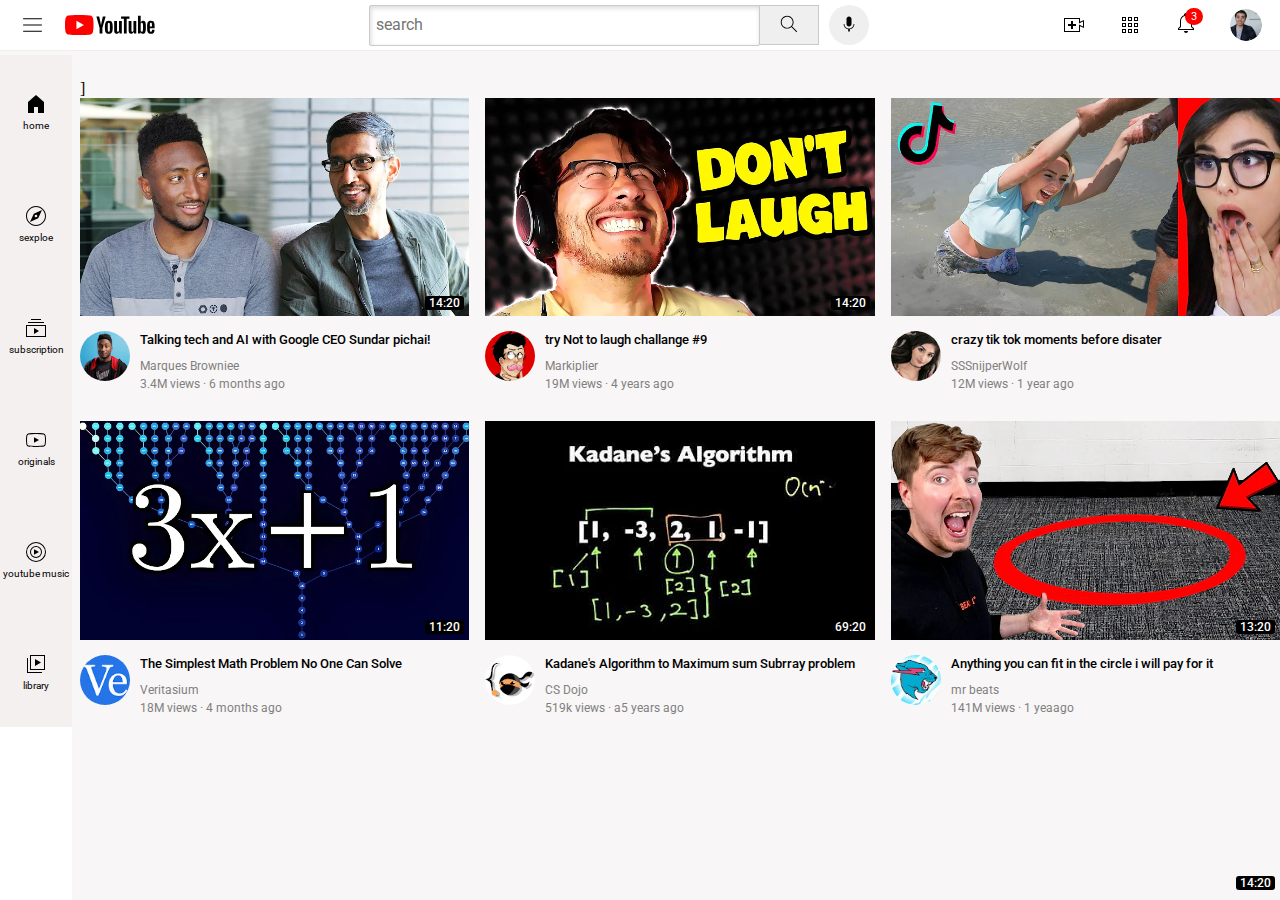
<file: index.html>
<!DOCTYPE html>
<html>
   <head>
      <link rel="preconnect" href="https://fonts.googleapis.com">
<link rel="preconnect" href="https://fonts.gstatic.com" crossorigin>
<link href="https://fonts.googleapis.com/css2?family=Roboto:wght@500;700&display=swap" rel="stylesheet">
      <title> youtube</title>
      <link rel="stylesheet" href="styles/general.css">
      <link rel="stylesheet" href="styles/header.css">
      <link rel="stylesheet" href="styles/video.css">
      <link rel="stylesheet" href="styles/sidebar.css">
   </head>
      
      
   <body>
      <div class="header">

         <div class="left-section"> 
            <img class="hamburgur"  src="icons/hamburger-menu.svg">
            <img  class="youtube-logo"  src="icons/youtube-logo.svg">
         </div>
         <div class="middle-section">
            <input  class="search-box"  type="text" placeholder="search">
            <button class="search-button">
               <img  class="search-icon" src="icons/search.svg">
               
            </button>
            <button class="voice-button">
               <img class="voice-icon" src="icons/voice-search-icon.svg">
            </button>
         </div>
         <div class="right-section">
            <img  class="upload-icon" src="icons/upload.svg">
            <img class="youtube-app-icon" src="icons/youtube-apps.svg">
            <div class="notification-bell-icon">
               <img   class="bell-icon" src="icons/notifications.svg">
               <div class="notify">3</div>
            </div>
           
            <img class="current-user-icon"  src="channel-pictures/my-channel.jpeg">
         </div>
      </div>]
      <div class="sidebar">
       <div class="sidebar-link">
         <img src="icons/home.svg">
         <div>home</div>

       </div>
      
       <div class="sidebar-link">
         <img src="icons/explore.svg">
         <div>sexploe</div>

       </div>
      
       <div class="sidebar-link">
         <img src="icons/subscriptions.svg">
         <div>subscription</div>

       </div>
       <div class="sidebar-link">
         <img src="icons/originals.svg">
         <div>originals</div>

       </div>

       
       <div class="sidebar-link">
         <img src="icons/youtube-music.svg">
         <div>youtube music</div>

       </div>

       <div class="sidebar-link">
         <img src="icons/library.svg">
         <div>library</div>

       </div>
      
      

      
       
       
     
      
       </div>
       </div>     
      
      <div class="video-grid">

         <div class="box">

            <div class="t">
                <img class="thumbnail" src="thumbnails/thumbnail-1.webp">
                <div class="video-time">14:20</div>
            </div>
            <div class="thumbnail-row">
               <div class="channel-pic">
                  <img class="channel-image"  src="channel-pictures/channel-1.jpeg">
                  
                 
               </div>
               <div class="channel-details">
                  <p class="video-preview">
                     <a class="abx" href="https://boards.4chan.org/a/catalog" >Talking tech and AI with Google CEO Sundar pichai!</a>
                     </p>
               <p class="video-editor">Marques Browniee </p>
               <P class="numbers">3.4M views &#183; 6 months ago </P>
        
               </div>
               
            </div>
            
           
     
         </div>
         
          
     
     
           
         
           <div class="box">
   
            <div class="t">
                <img class="thumbnail" src="thumbnails/thumbnail-2.webp">
                <div class="video-time">14:20</div>
            </div>
            <div class="thumbnail-row">
               <div class="channel-pic">
                  <img class="channel-image"  src="channel-pictures/channel-2.jpeg">
                  
               </div>
               <div class="channel-details">
                  <p class="video-preview">try Not to laugh challange #9</p>
               <p class="video-editor">Markiplier </p>
               <P class="numbers">19M views &#183; 4 years ago </P>
        
               </div>
               
            </div>
            
           
     
           </div>
   
   
           <div class="box">
   
            <div calss="t"> <img class="thumbnail" src="thumbnails/thumbnail-3.webp">
               <div class="video-time">14:20</div>
            </div>
            <div class="thumbnail-row">
               <div class="channel-pic">
                  <img class="channel-image"  src="channel-pictures/channel-3.jpeg">
               </div>
               <div class="channel-details">
                  <p class="video-preview">crazy tik tok moments before disater</p>
               <p class="video-editor">SSSnijperWolf </p>
               <P class="numbers">12M views &#183; 1 year ago </P>
        
               </div>
               
            </div>
            
           
     
         </div>
         
          
     
     
           
         
           <div class="box">
   
            <div class="t">
                <img class="thumbnail" src="thumbnails/thumbnail-4.webp">
                <div class="video-time">11:20</div>
            </div>
            <div class="thumbnail-row">
               <div class="channel-pic">
                  <img class="channel-image"  src="channel-pictures/channel-4.jpeg">
               </div>
               <div class="channel-details">
                  <p class="video-preview">The Simplest Math Problem No One Can Solve </p>
               <p class="video-editor">Veritasium </p>
               <P class="numbers">18M views &#183; 4 months ago </P>
        
               </div>
               
            </div>
            
           
     
           </div>
         
           <div class="box">
   
            <div class="t"> <img class="thumbnail" src="thumbnails/thumbnail-5.webp">
               <div class="video-time">69:20</div>
            </div>
            <div class="thumbnail-row">
               <div class="channel-pic">
                  <img class="channel-image"  src="channel-pictures/channel-5.jpeg">
               </div>
               <div class="channel-details">
                  <p class="video-preview">Kadane's Algorithm to Maximum sum Subrray problem</p>
               <p class="video-editor">CS Dojo</p>
               <P class="numbers">519k views &#183; a5 years ago </P>
        
               </div>
               
            </div>
            
           
     
         </div>
         
          
     
     
           
         
           <div class="box">
   
            <div  class="t">
                <img class="thumbnail" src="thumbnails/thumbnail-6.webp">
                <div class="video-time">13:20</div>
            </div>
            <div class="thumbnail-row">
               <div class="channel-pic">
                  <img class="channel-image"  src="channel-pictures/channel-6.jpeg">
               </div>
               <div class="channel-details">
                  <p class="video-preview">Anything you can fit in the circle i will pay for it</p>
               <p class="video-editor">mr beats</p>
               <P class="numbers">141M views &#183; 1 yeaago </P>
        
               </div>
               
            </div>
            
           
     
           </div>
         
      </div>

      
       
      
       

      
    </body>
</html>
</file>
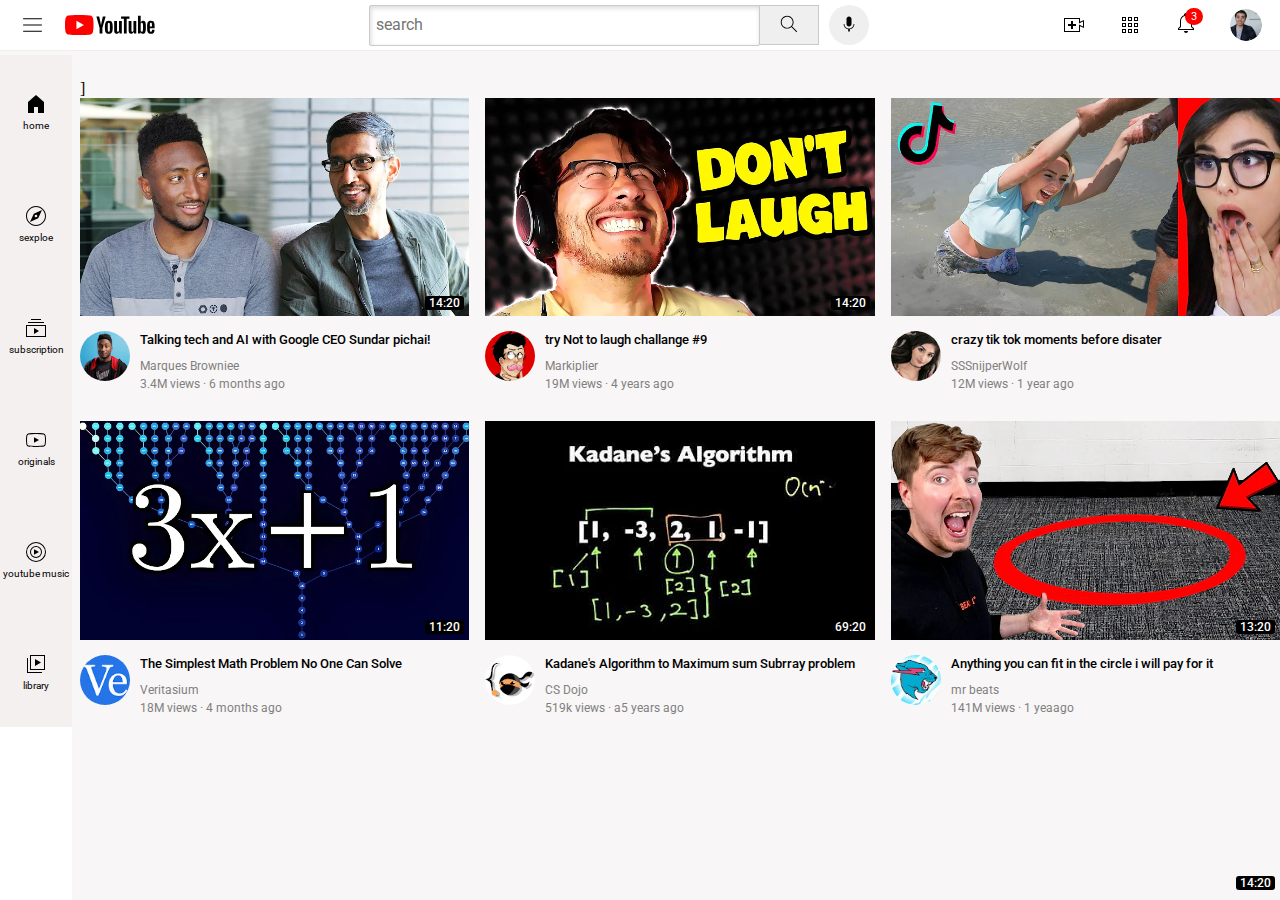
<file: youtube.html>
<!DOCTYPE html>
<html>
   <head>
      <link rel="preconnect" href="https://fonts.googleapis.com">
<link rel="preconnect" href="https://fonts.gstatic.com" crossorigin>
<link href="https://fonts.googleapis.com/css2?family=Roboto:wght@500;700&display=swap" rel="stylesheet">
      <title> youtube</title>
      <link rel="stylesheet" href="styles/general.css">
      <link rel="stylesheet" href="styles/header.css">
      <link rel="stylesheet" href="styles/video.css">
      <link rel="stylesheet" href="styles/sidebar.css">
   </head>
      
      
   <body>
      <div class="header">

         <div class="left-section"> 
            <img class="hamburgur"  src="icons/hamburger-menu.svg">
            <img  class="youtube-logo"  src="icons/youtube-logo.svg">
         </div>
         <div class="middle-section">
            <input  class="search-box"  type="text" placeholder="search">
            <button class="search-button">
               <img  class="search-icon" src="icons/search.svg">
               
            </button>
            <button class="voice-button">
               <img class="voice-icon" src="icons/voice-search-icon.svg">
            </button>
         </div>
         <div class="right-section">
            <img  class="upload-icon" src="icons/upload.svg">
            <img class="youtube-app-icon" src="icons/youtube-apps.svg">
            <div class="notification-bell-icon">
               <img   class="bell-icon" src="icons/notifications.svg">
               <div class="notify">3</div>
            </div>
           
            <img class="current-user-icon"  src="channel-pictures/my-channel.jpeg">
         </div>
      </div>]
      <div class="sidebar">
       <div class="sidebar-link">
         <img src="icons/home.svg">
         <div>home</div>

       </div>
      
       <div class="sidebar-link">
         <img src="icons/explore.svg">
         <div>sexploe</div>

       </div>
      
       <div class="sidebar-link">
         <img src="icons/subscriptions.svg">
         <div>subscription</div>

       </div>
       <div class="sidebar-link">
         <img src="icons/originals.svg">
         <div>originals</div>

       </div>

       
       <div class="sidebar-link">
         <img src="icons/youtube-music.svg">
         <div>youtube music</div>

       </div>

       <div class="sidebar-link">
         <img src="icons/library.svg">
         <div>library</div>

       </div>
      
      

      
       
       
     
      
       </div>
       </div>     
      
      <div class="video-grid">

         <div class="box">

            <div class="t">
                <img class="thumbnail" src="thumbnails/thumbnail-1.webp">
                <div class="video-time">14:20</div>
            </div>
            <div class="thumbnail-row">
               <div class="channel-pic">
                  <img class="channel-image"  src="channel-pictures/channel-1.jpeg">
                  
                 
               </div>
               <div class="channel-details">
                  <p class="video-preview">
                     <a class="abx" href="https://boards.4chan.org/a/catalog" >Talking tech and AI with Google CEO Sundar pichai!</a>
                     </p>
               <p class="video-editor">Marques Browniee </p>
               <P class="numbers">3.4M views &#183; 6 months ago </P>
        
               </div>
               
            </div>
            
           
     
         </div>
         
          
     
     
           
         
           <div class="box">
   
            <div class="t">
                <img class="thumbnail" src="thumbnails/thumbnail-2.webp">
                <div class="video-time">14:20</div>
            </div>
            <div class="thumbnail-row">
               <div class="channel-pic">
                  <img class="channel-image"  src="channel-pictures/channel-2.jpeg">
                  
               </div>
               <div class="channel-details">
                  <p class="video-preview">try Not to laugh challange #9</p>
               <p class="video-editor">Markiplier </p>
               <P class="numbers">19M views &#183; 4 years ago </P>
        
               </div>
               
            </div>
            
           
     
           </div>
   
   
           <div class="box">
   
            <div calss="t"> <img class="thumbnail" src="thumbnails/thumbnail-3.webp">
               <div class="video-time">14:20</div>
            </div>
            <div class="thumbnail-row">
               <div class="channel-pic">
                  <img class="channel-image"  src="channel-pictures/channel-3.jpeg">
               </div>
               <div class="channel-details">
                  <p class="video-preview">crazy tik tok moments before disater</p>
               <p class="video-editor">SSSnijperWolf </p>
               <P class="numbers">12M views &#183; 1 year ago </P>
        
               </div>
               
            </div>
            
           
     
         </div>
         
          
     
     
           
         
           <div class="box">
   
            <div class="t">
                <img class="thumbnail" src="thumbnails/thumbnail-4.webp">
                <div class="video-time">11:20</div>
            </div>
            <div class="thumbnail-row">
               <div class="channel-pic">
                  <img class="channel-image"  src="channel-pictures/channel-4.jpeg">
               </div>
               <div class="channel-details">
                  <p class="video-preview">The Simplest Math Problem No One Can Solve </p>
               <p class="video-editor">Veritasium </p>
               <P class="numbers">18M views &#183; 4 months ago </P>
        
               </div>
               
            </div>
            
           
     
           </div>
         
           <div class="box">
   
            <div class="t"> <img class="thumbnail" src="thumbnails/thumbnail-5.webp">
               <div class="video-time">69:20</div>
            </div>
            <div class="thumbnail-row">
               <div class="channel-pic">
                  <img class="channel-image"  src="channel-pictures/channel-5.jpeg">
               </div>
               <div class="channel-details">
                  <p class="video-preview">Kadane's Algorithm to Maximum sum Subrray problem</p>
               <p class="video-editor">CS Dojo</p>
               <P class="numbers">519k views &#183; a5 years ago </P>
        
               </div>
               
            </div>
            
           
     
         </div>
         
          
     
     
           
         
           <div class="box">
   
            <div  class="t">
                <img class="thumbnail" src="thumbnails/thumbnail-6.webp">
                <div class="video-time">13:20</div>
            </div>
            <div class="thumbnail-row">
               <div class="channel-pic">
                  <img class="channel-image"  src="channel-pictures/channel-6.jpeg">
               </div>
               <div class="channel-details">
                  <p class="video-preview">Anything you can fit in the circle i will pay for it</p>
               <p class="video-editor">mr beats</p>
               <P class="numbers">141M views &#183; 1 yeaago </P>
        
               </div>
               
            </div>
            
           
     
           </div>
         
      </div>

      
       
      
       

      
    </body>
</html>
</file>
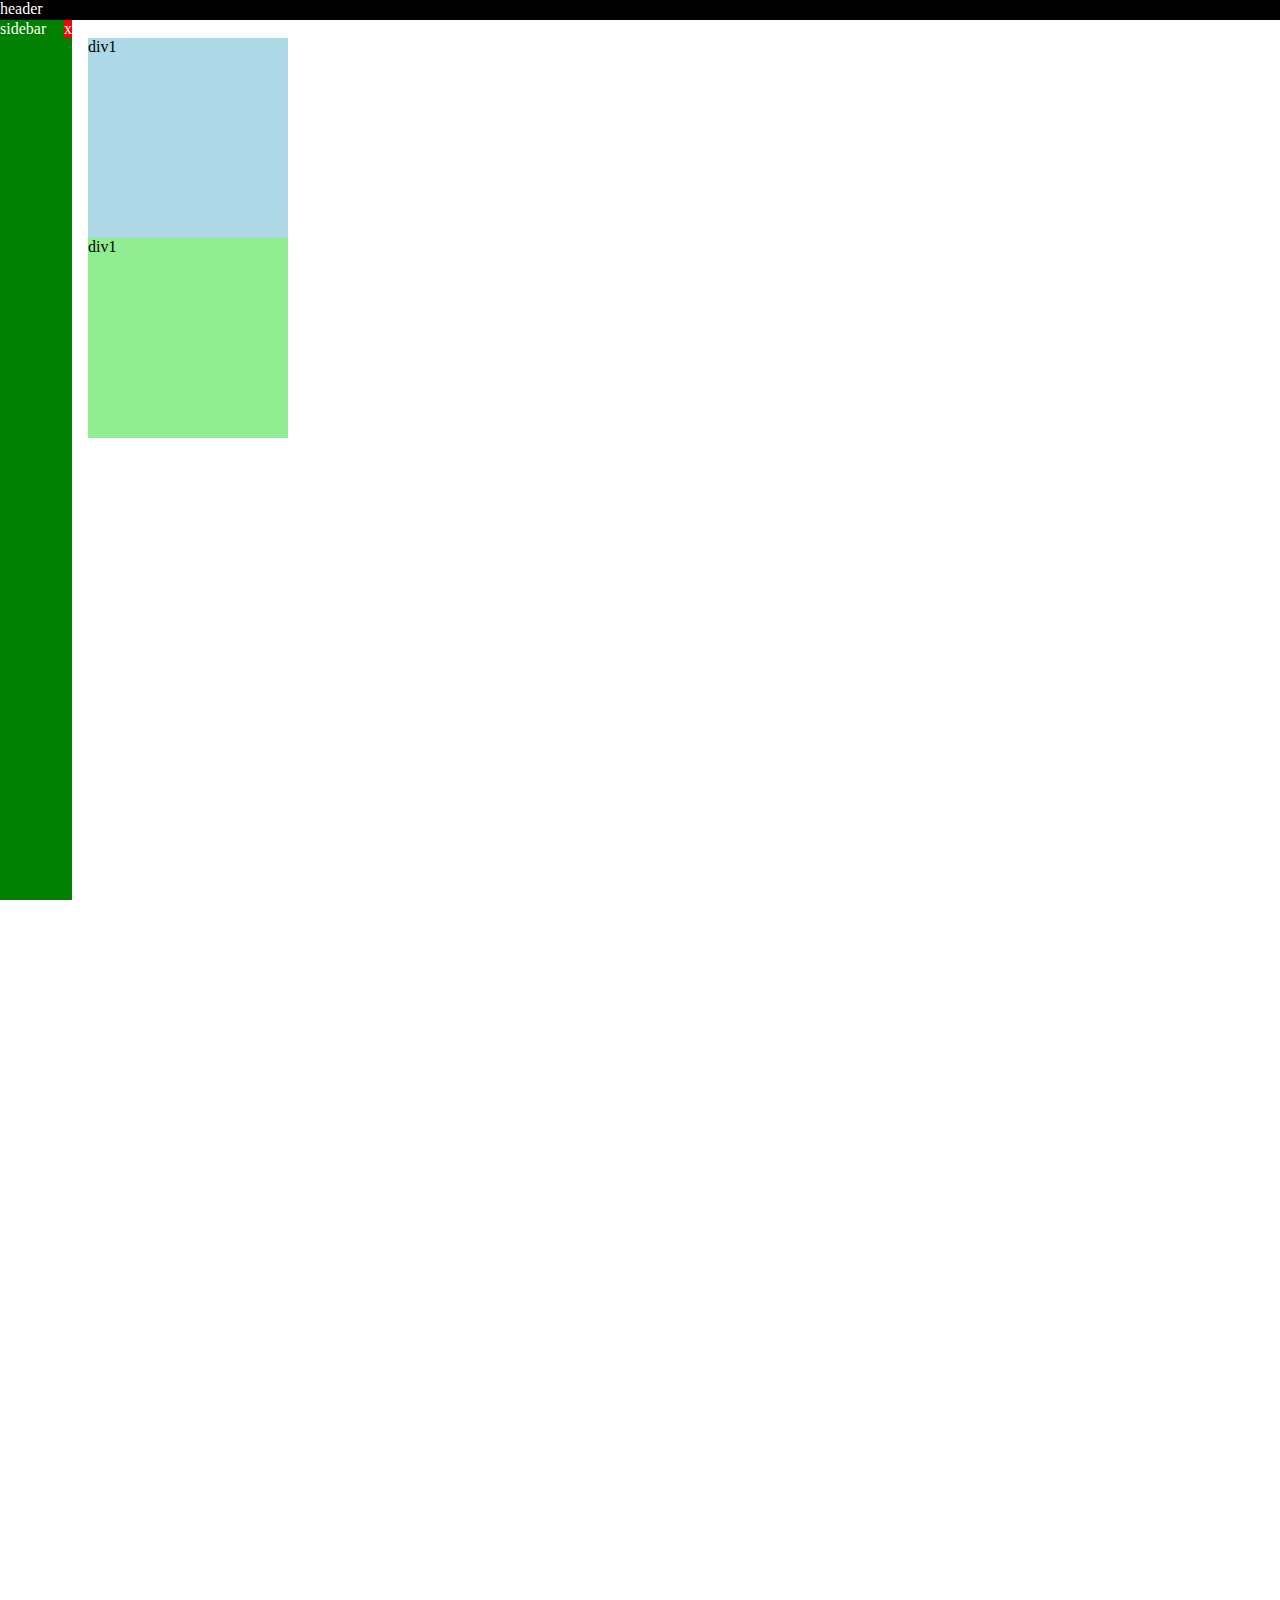
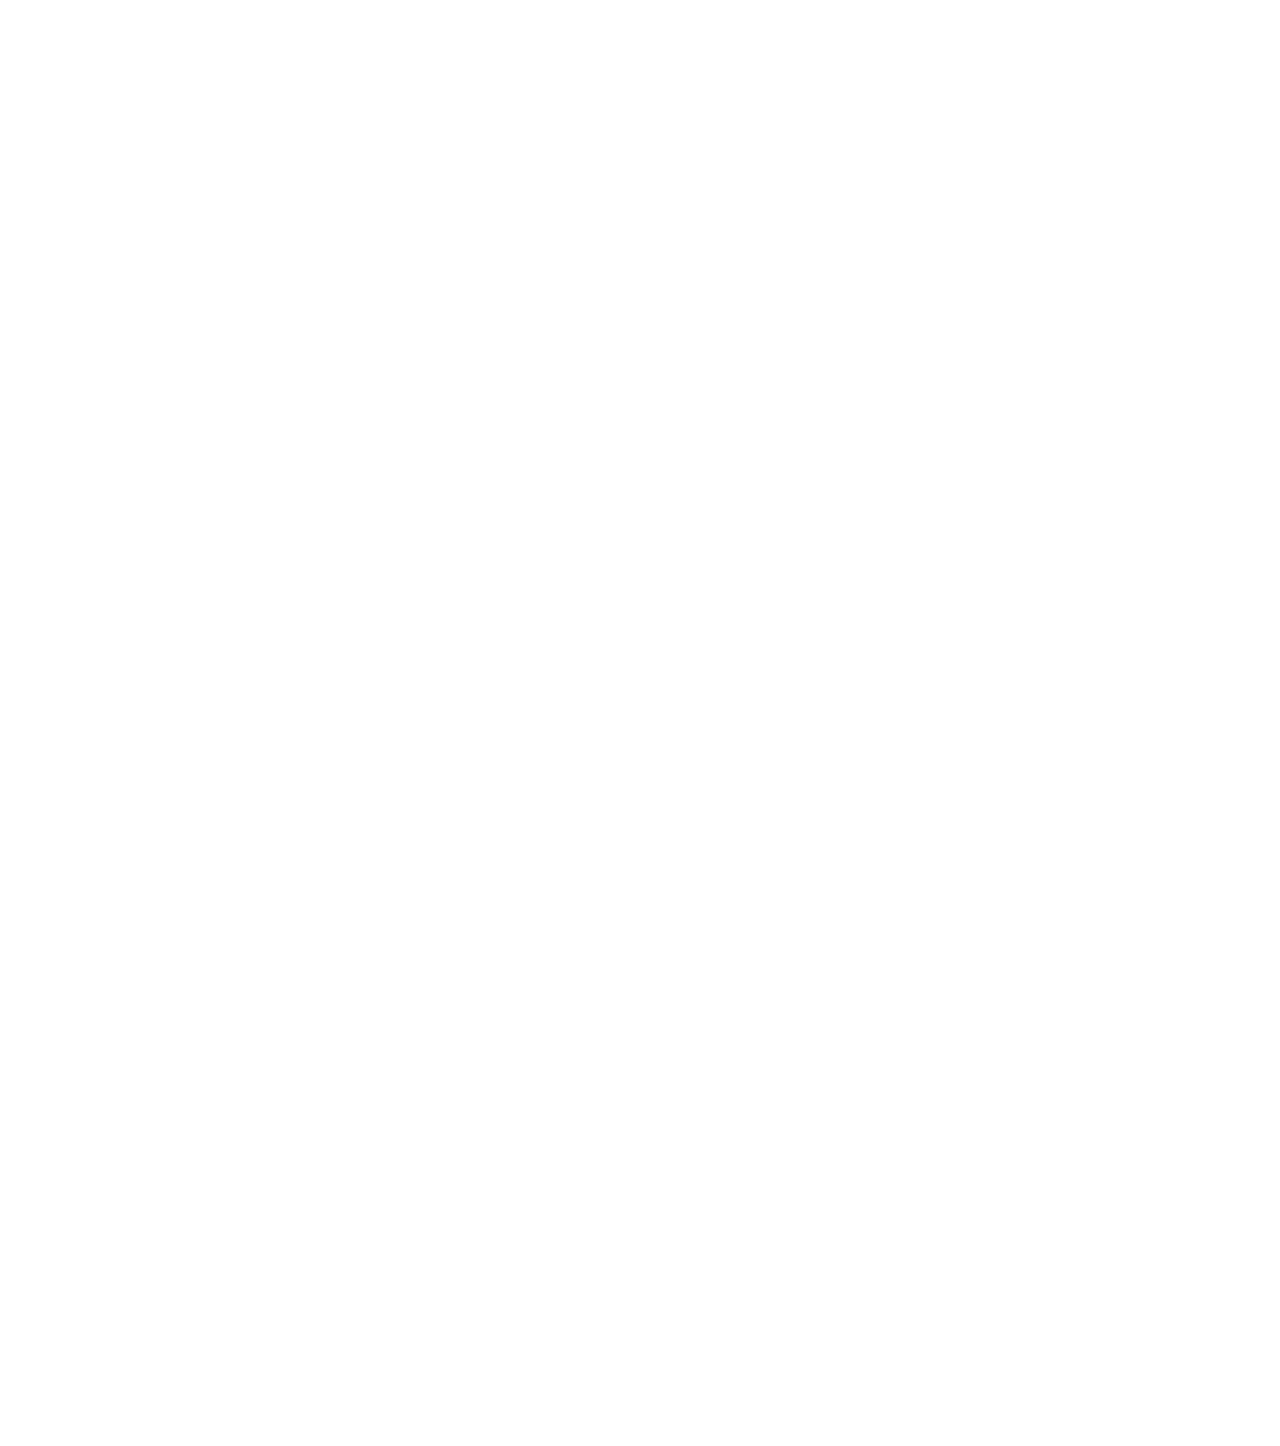
<file: styles/position.html>
<!DOCTYPE html>
<html>



<head></head>
<body style="
height: 3000px;
padding-top: 30px;
padding-left: 80px;">

<div style="
position: fixed;
background-color: black;
color: white;
height: 20px;
top: 0px;
left: 0px;
right: 0px;">header
</div>

<div style="
background-color: green;
color: white;
position: fixed;
left: 0;
bottom: 0;
top: 20px;
width: 72px;


">
sidebar
<div style="
background-color: red;
color: white;
position: absolute;
top: 0;
right: 0;
">
   x
</div>
</div>

   <div style="
   background-color: lightblue;
   height: 200px;
   width: 200px;
   
   ">div1</div>


   <div style="
   background-color: lightgreen;
   height: 200px;
   width: 200px;

   "> div1</div>
</body>
</html>
</file>
<file: styles/general.css>
p{
   font-family: roboto ,arial;
   margin-top: 0px;
   margin-bottom: 0px;

}

body{
   margin: 0;
   padding-top: 80px;
   padding-left: 80px;
   background-color:rgb(248, 246, 246)

}

.abx{
   color: black;
   text-decoration: none;
}
</file>
<file: styles/header.css>
.header{
   height: 50px;
   display: flex;
   flex-direction: row;
   justify-content: space-between;
   position: fixed;
   top: 0px;
   left: 0px;
   right: 0px;
   z-index: 100;
  
   background-color: white;
   border-bottom-width: 1px;
   border-bottom-style: solid;
   border-bottom-color: rgb(242, 236, 236)

}

.left-section{
   
   margin-right: 50px;
   display: flex;
   align-items: center;
}
.middle-section{
   
   flex: 1;
   margin-right: 30px;
   max-width: 500px;
   display: flex;
   align-items: center;
   

   
}
.search-button{
   height: 40px;
   width: 60px;
   margin-right: 10px;
   border-style: solid;
   border-width: 1px;
    border-color: rgb(206, 200, 200);
    margin-left: -1px;

}

.voice-button{
   height: 40px;
   width: 40px;
   border-radius: 20px;
   border: none;

}
.voice-icon{
   height: 20px;
}

.right-section{
 
   width: 200px;
   display: flex;
   align-items: center;
   justify-content: space-between;
   margin-right: 18px;
   flex-shrink: 0;
}

.hamburgur{
   height: 25px;
   margin-right: 20px;
   margin-left: 20px;
}

.youtube-logo{
   height: 20px;
}

.search-box{
   flex: 1;
   height: 37px;
   border: 1px;
   border-style: solid;
   border-color: rgb(206, 200, 200);
   border-radius: 2px;
   box-shadow: inset 1px 2px 5px rgba(0,0,0,.15);
   width: 0;
   

}
.search-box::placeholder{
   font-family: roboto,Arial;
   padding-left: 4px;
   font-size: 16px;
  

}
.search-icon{
   height: 22px;
   

}

.upload-icon{
   height: 24px;
}
.youtube-app-icon{
   height: 24px;
}
.bell-icon{
   height: 24px;
}

.current-user-icon{
   height: 32px;
   border-radius: 16px;
}

.notification-bell-icon{
   position: relative
   ;
}

.notify{
   position: absolute;
   top: -3px;
   right:-5px;
   background-color: red;
   color: white;
   font-family: roboto,arial;
   font-size: 11px;
   padding-left: 6px;
   padding-right: 6px;
   padding-bottom: 2px;
   padding-top: 2px;
   border-radius: 10px;
   
}
</file>
<file: styles/video.css>
.thumbnail{
width: 100%;
   
   
}
.video-preview{
   margin-top: 0px;
   font-size: 13px;
   font-weight: 500;
   line-height: 18px;


}
.box{
 
  
  
  
 
}
.channel-pic{
   
   vertical-align: top;
   
   
   
}

.channel-details{
   display: inline-block;
   margin-left: 10px;
   
  
   
}
.channel-image{
   width: 50px;
   border:1px;
   

   border-radius:36px
  
}
.thumbnail-row{
   margin-top: 11px;
   display: grid;
   grid-template-columns: 50px 1fr;
  
}

.video-editor{
   color: grey;
   font-size: 12px;
   margin-top:10px ;
   margin-bottom: 4px;
}
.numbers{
   color: grey;
   font-size: 12px;
 
   
}
.video-grid{
   display: grid;
   grid-template-columns: 1fr 1fr 1fr;
   row-gap: 30px;
   column-gap: 16px;

}

@media(max-width :600px ){
 .video-grid{  grid-template-columns: 1fr 1fr ;}
}

.video-time{
   background-color: black;
   color: white;
   position: absolute;
   bottom: 10px;
   right: 5px;
   font-family: roboto,arial;
   font-size: 12px;
   font-weight: 500;
   padding-left: 4px;
   padding-right: 4px;
   border-radius: 3px;
  

}
.t{
   position: relative;
   
}
</file>
<file: styles/sidebar.css>
.sidebar{
   position: fixed;
   left: 0px;
   bottom: 0px;
   top: 55px;
   background-color: white;
   width: 72px;
   z-index: 200;
}

.sidebar-link{
   background-color: rgb(245, 240, 240);
   display: flex;
   justify-content: center;
   align-items: center;
   flex-direction: column;
 
   height: 112px;
}

.sidebar-link:hover{
   background-color:white;
   cursor: pointer;
}

.sidebar-link img{
   height: 24px;
   margin-bottom: 4px;
}
.sidebar-link div{
   font-family: roboto,arial;
   font-size: 10px;

  



}
</file>
